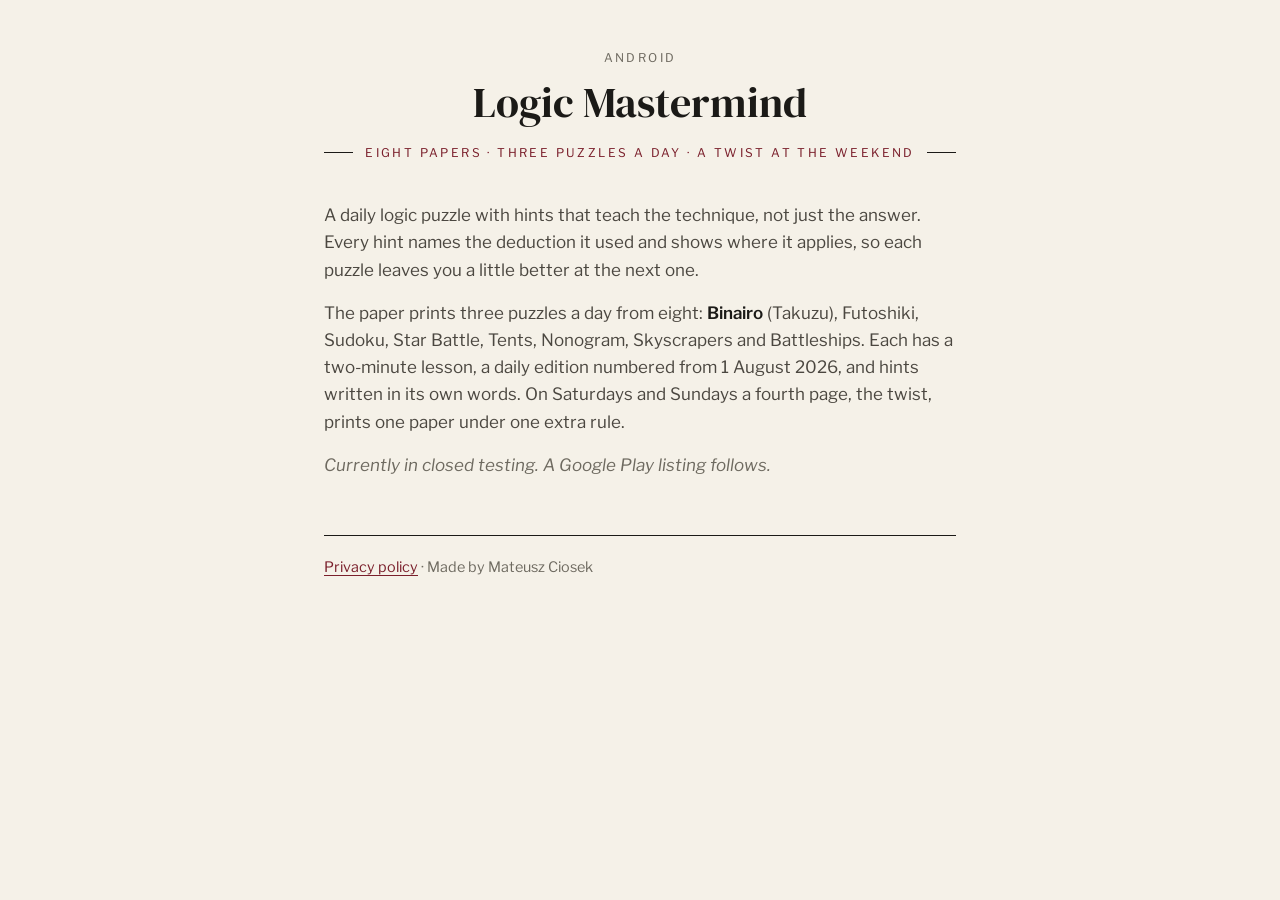
<file: index.html>
<!doctype html>
<html lang="en">
<head>
<meta charset="utf-8">
<meta name="viewport" content="width=device-width, initial-scale=1">
<title>Logic Mastermind</title>
<meta name="description" content="A daily logic puzzle with hints that teach the technique, not just the answer.">
<link rel="preconnect" href="https://fonts.googleapis.com">
<link rel="preconnect" href="https://fonts.gstatic.com" crossorigin>
<link href="https://fonts.googleapis.com/css2?family=DM+Serif+Display:ital@0;1&family=Libre+Franklin:wght@400;600&display=swap" rel="stylesheet">
<link rel="stylesheet" href="style.css">
</head>
<body>
<main>
  <header>
    <p class="eyebrow">Android</p>
    <h1>Logic Mastermind</h1>
    <p class="rule">Eight papers · three puzzles a day · a twist at the weekend</p>
  </header>

  <p>A daily logic puzzle with hints that teach the technique, not just the answer. Every hint names
  the deduction it used and shows where it applies, so each puzzle leaves you a little better at the
  next one.</p>

  <p>The paper prints three puzzles a day from eight: <strong>Binairo</strong> (Takuzu), Futoshiki,
  Sudoku, Star Battle, Tents, Nonogram, Skyscrapers and Battleships. Each has a two-minute lesson,
  a daily edition numbered from 1 August 2026, and hints written in its own words. On Saturdays and
  Sundays a fourth page, the twist, prints one paper under one extra rule.</p>

  <p class="quiet">Currently in closed testing. A Google Play listing follows.</p>

  <footer>
    <a href="privacy/">Privacy policy</a> · Made by Mateusz Ciosek
  </footer>
</main>
</body>
</html>
</file>
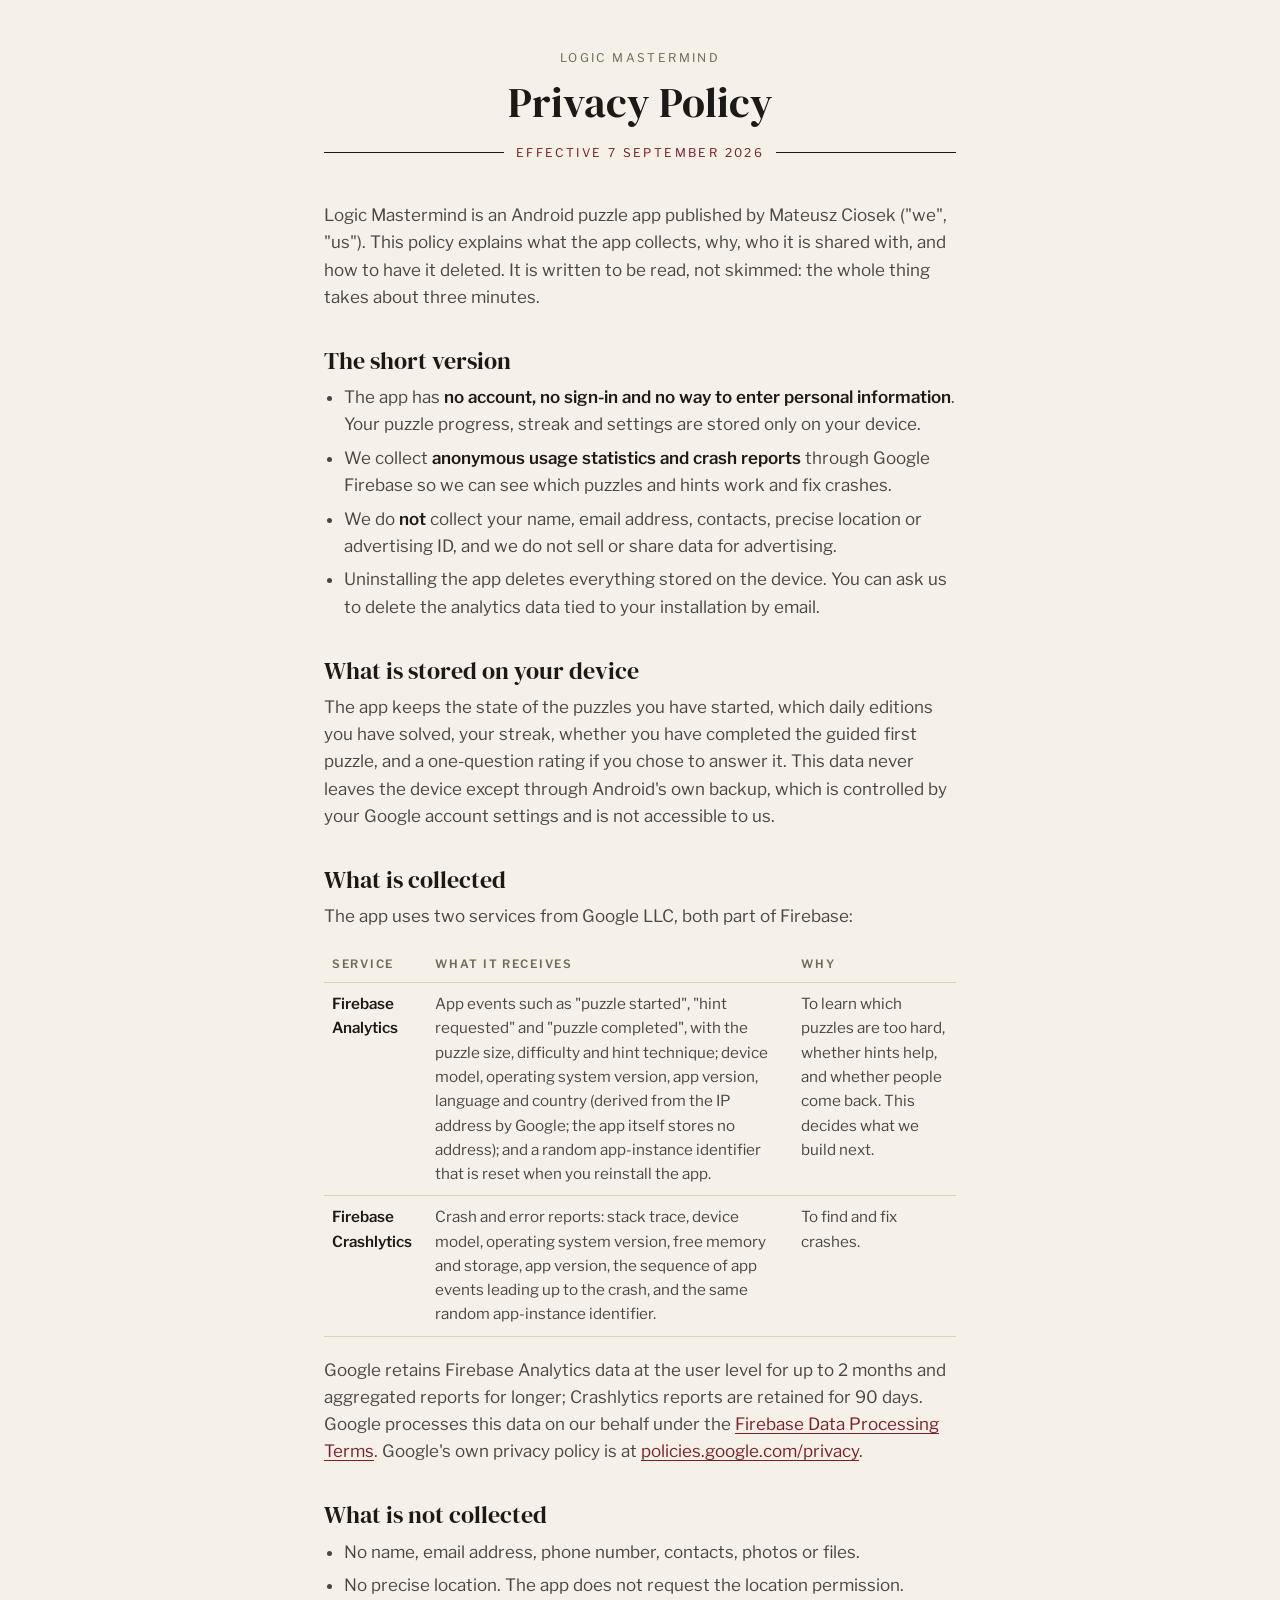
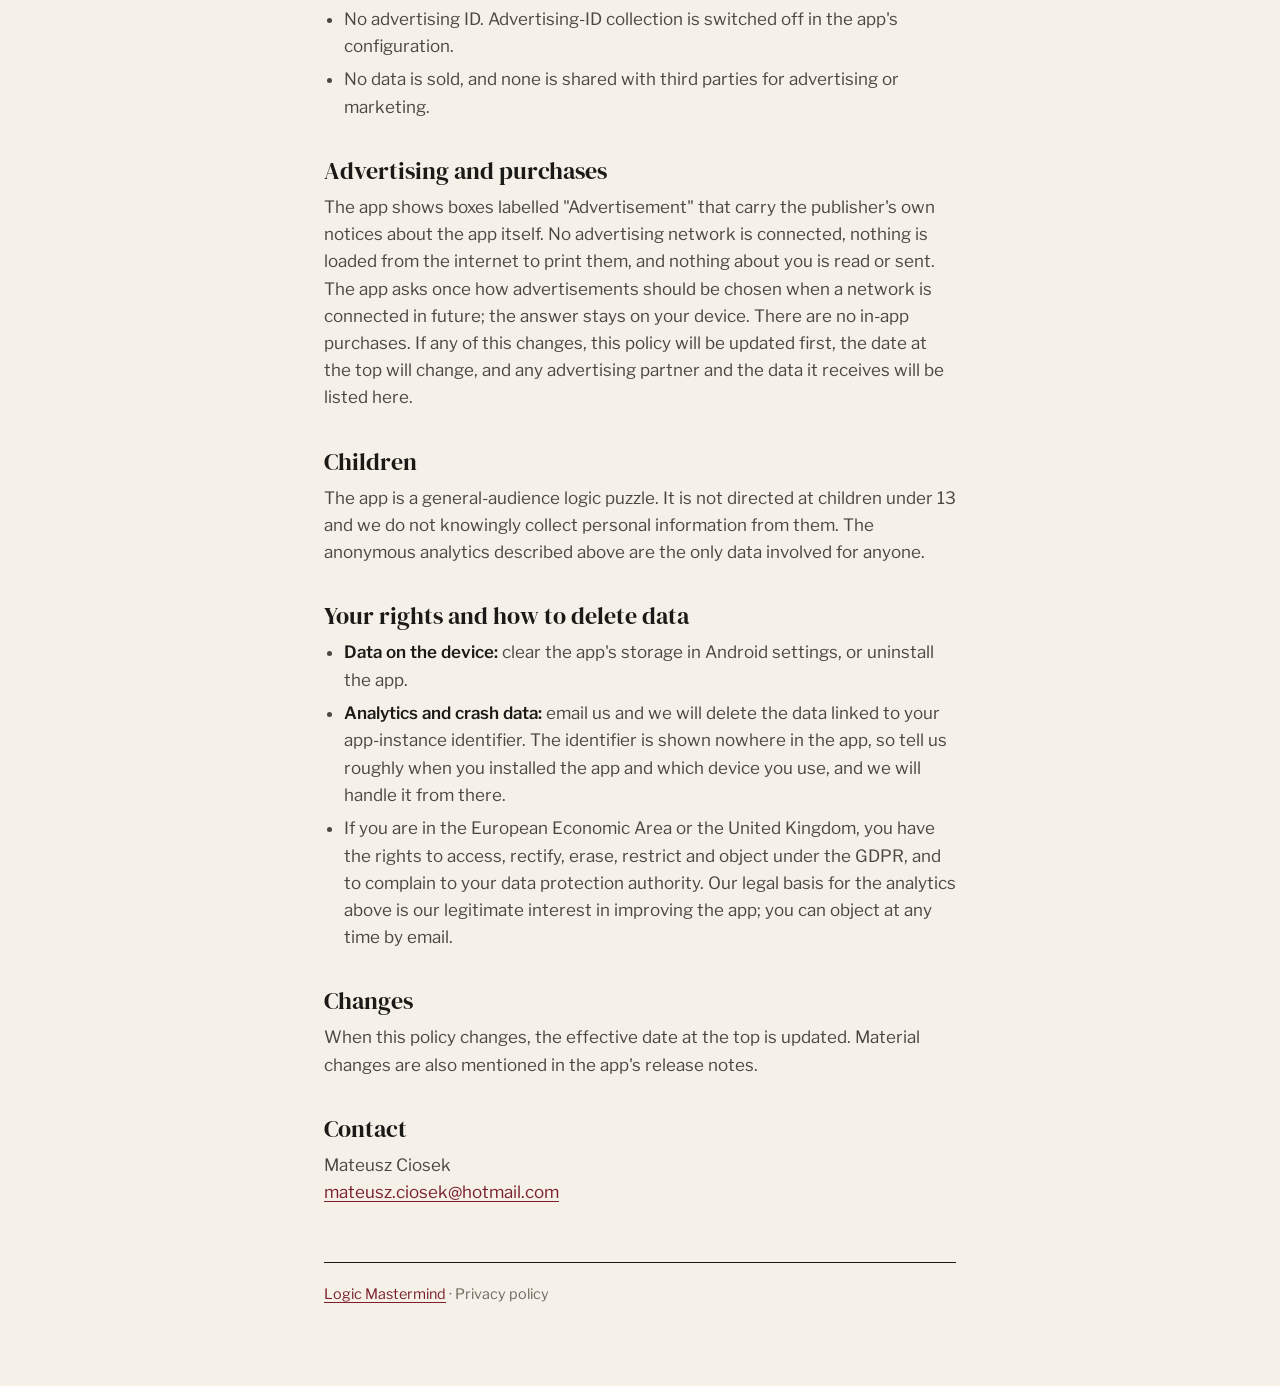
<file: privacy/index.html>
<!doctype html>
<html lang="en">
<head>
<meta charset="utf-8">
<meta name="viewport" content="width=device-width, initial-scale=1">
<title>Privacy Policy · Logic Mastermind</title>
<meta name="description" content="What the Logic Mastermind Android app collects, why, and how to have it deleted.">
<link rel="preconnect" href="https://fonts.googleapis.com">
<link rel="preconnect" href="https://fonts.gstatic.com" crossorigin>
<link href="https://fonts.googleapis.com/css2?family=DM+Serif+Display:ital@0;1&family=Libre+Franklin:wght@400;600&display=swap" rel="stylesheet">
<link rel="stylesheet" href="../style.css">
</head>
<body>
<main>
  <header>
    <p class="eyebrow">Logic Mastermind</p>
    <h1>Privacy Policy</h1>
    <p class="rule">Effective 7 September 2026</p>
  </header>

  <p>Logic Mastermind is an Android puzzle app published by Mateusz Ciosek ("we", "us"). This policy
  explains what the app collects, why, who it is shared with, and how to have it deleted. It is
  written to be read, not skimmed: the whole thing takes about three minutes.</p>

  <h2>The short version</h2>
  <ul>
    <li>The app has <strong>no account, no sign-in and no way to enter personal information</strong>.
      Your puzzle progress, streak and settings are stored only on your device.</li>
    <li>We collect <strong>anonymous usage statistics and crash reports</strong> through Google
      Firebase so we can see which puzzles and hints work and fix crashes.</li>
    <li>We do <strong>not</strong> collect your name, email address, contacts, precise location or
      advertising ID, and we do not sell or share data for advertising.</li>
    <li>Uninstalling the app deletes everything stored on the device. You can ask us to delete the
      analytics data tied to your installation by email.</li>
  </ul>

  <h2>What is stored on your device</h2>
  <p>The app keeps the state of the puzzles you have started, which daily editions you have solved,
  your streak, whether you have completed the guided first puzzle, and a one-question rating if you
  chose to answer it. This data never leaves the device except through Android's own backup, which
  is controlled by your Google account settings and is not accessible to us.</p>

  <h2>What is collected</h2>
  <p>The app uses two services from Google LLC, both part of Firebase:</p>
  <table>
    <thead><tr><th>Service</th><th>What it receives</th><th>Why</th></tr></thead>
    <tbody>
      <tr>
        <td><strong>Firebase Analytics</strong></td>
        <td>App events such as "puzzle started", "hint requested" and "puzzle completed", with the
          puzzle size, difficulty and hint technique; device model, operating system version, app
          version, language and country (derived from the IP address by Google; the app itself
          stores no address); and a random app-instance identifier that is reset when you
          reinstall the app.</td>
        <td>To learn which puzzles are too hard, whether hints help, and whether people come back.
          This decides what we build next.</td>
      </tr>
      <tr>
        <td><strong>Firebase Crashlytics</strong></td>
        <td>Crash and error reports: stack trace, device model, operating system version, free memory
          and storage, app version, the sequence of app events leading up to the crash, and the same
          random app-instance identifier.</td>
        <td>To find and fix crashes.</td>
      </tr>
    </tbody>
  </table>
  <p>Google retains Firebase Analytics data at the user level for up to 2 months and aggregated
  reports for longer; Crashlytics reports are retained for 90 days. Google processes this data on
  our behalf under the
  <a href="https://firebase.google.com/terms/data-processing-terms">Firebase Data Processing Terms</a>.
  Google's own privacy policy is at
  <a href="https://policies.google.com/privacy">policies.google.com/privacy</a>.</p>

  <h2>What is not collected</h2>
  <ul>
    <li>No name, email address, phone number, contacts, photos or files.</li>
    <li>No precise location. The app does not request the location permission.</li>
    <li>No advertising ID. Advertising-ID collection is switched off in the app's configuration.</li>
    <li>No data is sold, and none is shared with third parties for advertising or marketing.</li>
  </ul>

  <h2>Advertising and purchases</h2>
  <p>The app shows boxes labelled "Advertisement" that carry the publisher's own notices about the
  app itself. No advertising network is connected, nothing is loaded from the internet to print
  them, and nothing about you is read or sent. The app asks once how advertisements should be
  chosen when a network is connected in future; the answer stays on your device. There are no
  in-app purchases. If any of this changes, this
  policy will be updated first, the date at the top will change, and any advertising partner and the
  data it receives will be listed here.</p>

  <h2>Children</h2>
  <p>The app is a general-audience logic puzzle. It is not directed at children under 13 and we do
  not knowingly collect personal information from them. The anonymous analytics described above are
  the only data involved for anyone.</p>

  <h2>Your rights and how to delete data</h2>
  <ul>
    <li><strong>Data on the device:</strong> clear the app's storage in Android settings, or
      uninstall the app.</li>
    <li><strong>Analytics and crash data:</strong> email us and we will delete the data linked to
      your app-instance identifier. The identifier is shown nowhere in the app, so tell us roughly
      when you installed the app and which device you use, and we will handle it from there.</li>
    <li>If you are in the European Economic Area or the United Kingdom, you have the rights to
      access, rectify, erase, restrict and object under the GDPR, and to complain to your data
      protection authority. Our legal basis for the analytics above is our legitimate interest in
      improving the app; you can object at any time by email.</li>
  </ul>

  <h2>Changes</h2>
  <p>When this policy changes, the effective date at the top is updated. Material changes are also
  mentioned in the app's release notes.</p>

  <h2>Contact</h2>
  <p>Mateusz Ciosek<br>
  <a href="mailto:mateusz.ciosek@hotmail.com">mateusz.ciosek@hotmail.com</a></p>

  <footer>
    <a href="../">Logic Mastermind</a> · Privacy policy
  </footer>
</main>
</body>
</html>
</file>
<file: style.css>
:root {
  --paper: #F5F1E8; --cell: #FAF7F0; --ink: #1B1A17; --body: #4B4740; --muted: #6E6A60;
  --faint: #D8D2C4; --burgundy: #7A1F2B;
}
* { box-sizing: border-box; }
html { background: var(--paper); color-scheme: light; }
body {
  margin: 0; background: var(--paper); color: var(--body);
  font-family: "Libre Franklin", "Segoe UI", system-ui, sans-serif;
  font-size: 17px; line-height: 1.6;
}
main { max-width: 42rem; margin: 0 auto; padding: 3rem 1.25rem 5rem; }
header { text-align: center; margin-bottom: 2.5rem; }
.eyebrow {
  font-size: 0.75rem; letter-spacing: 0.2em; text-transform: uppercase; color: var(--muted);
  margin: 0 0 0.75rem;
}
h1, h2 {
  font-family: "DM Serif Display", Georgia, serif; font-weight: 400; color: var(--ink);
  line-height: 1.15; margin: 0;
}
h1 { font-size: 2.6rem; }
h2 { font-size: 1.5rem; margin: 2.25rem 0 0.6rem; }
.rule {
  display: flex; align-items: center; gap: 0.75rem; margin: 1rem 0 0;
  font-size: 0.75rem; letter-spacing: 0.2em; text-transform: uppercase; color: var(--burgundy);
}
.rule::before, .rule::after { content: ""; flex: 1; height: 1px; background: var(--ink); }
p { margin: 0 0 1rem; }
ul { padding-left: 1.25rem; margin: 0 0 1rem; }
li { margin-bottom: 0.4rem; }
a { color: var(--burgundy); text-decoration-thickness: 1px; text-underline-offset: 3px; }
strong { color: var(--ink); font-weight: 600; }
table { border-collapse: collapse; width: 100%; margin: 0 0 1.25rem; font-size: 0.95rem; }
th, td { text-align: left; vertical-align: top; padding: 0.55rem 0.5rem; border-bottom: 1px solid var(--faint); }
th { font-size: 0.72rem; letter-spacing: 0.15em; text-transform: uppercase; color: var(--muted); font-weight: 600; }
footer { margin-top: 3.5rem; padding-top: 1.25rem; border-top: 1px solid var(--ink); color: var(--muted); font-size: 0.9rem; }
.quiet { color: var(--muted); font-style: italic; }
@media (max-width: 480px) {
  h1 { font-size: 2.1rem; }
  table, thead, tbody, tr, th, td { display: block; }
  thead { display: none; }
  td { padding: 0.35rem 0; border: 0; }
  tr { border-bottom: 1px solid var(--faint); padding: 0.6rem 0; }
}
</file>
